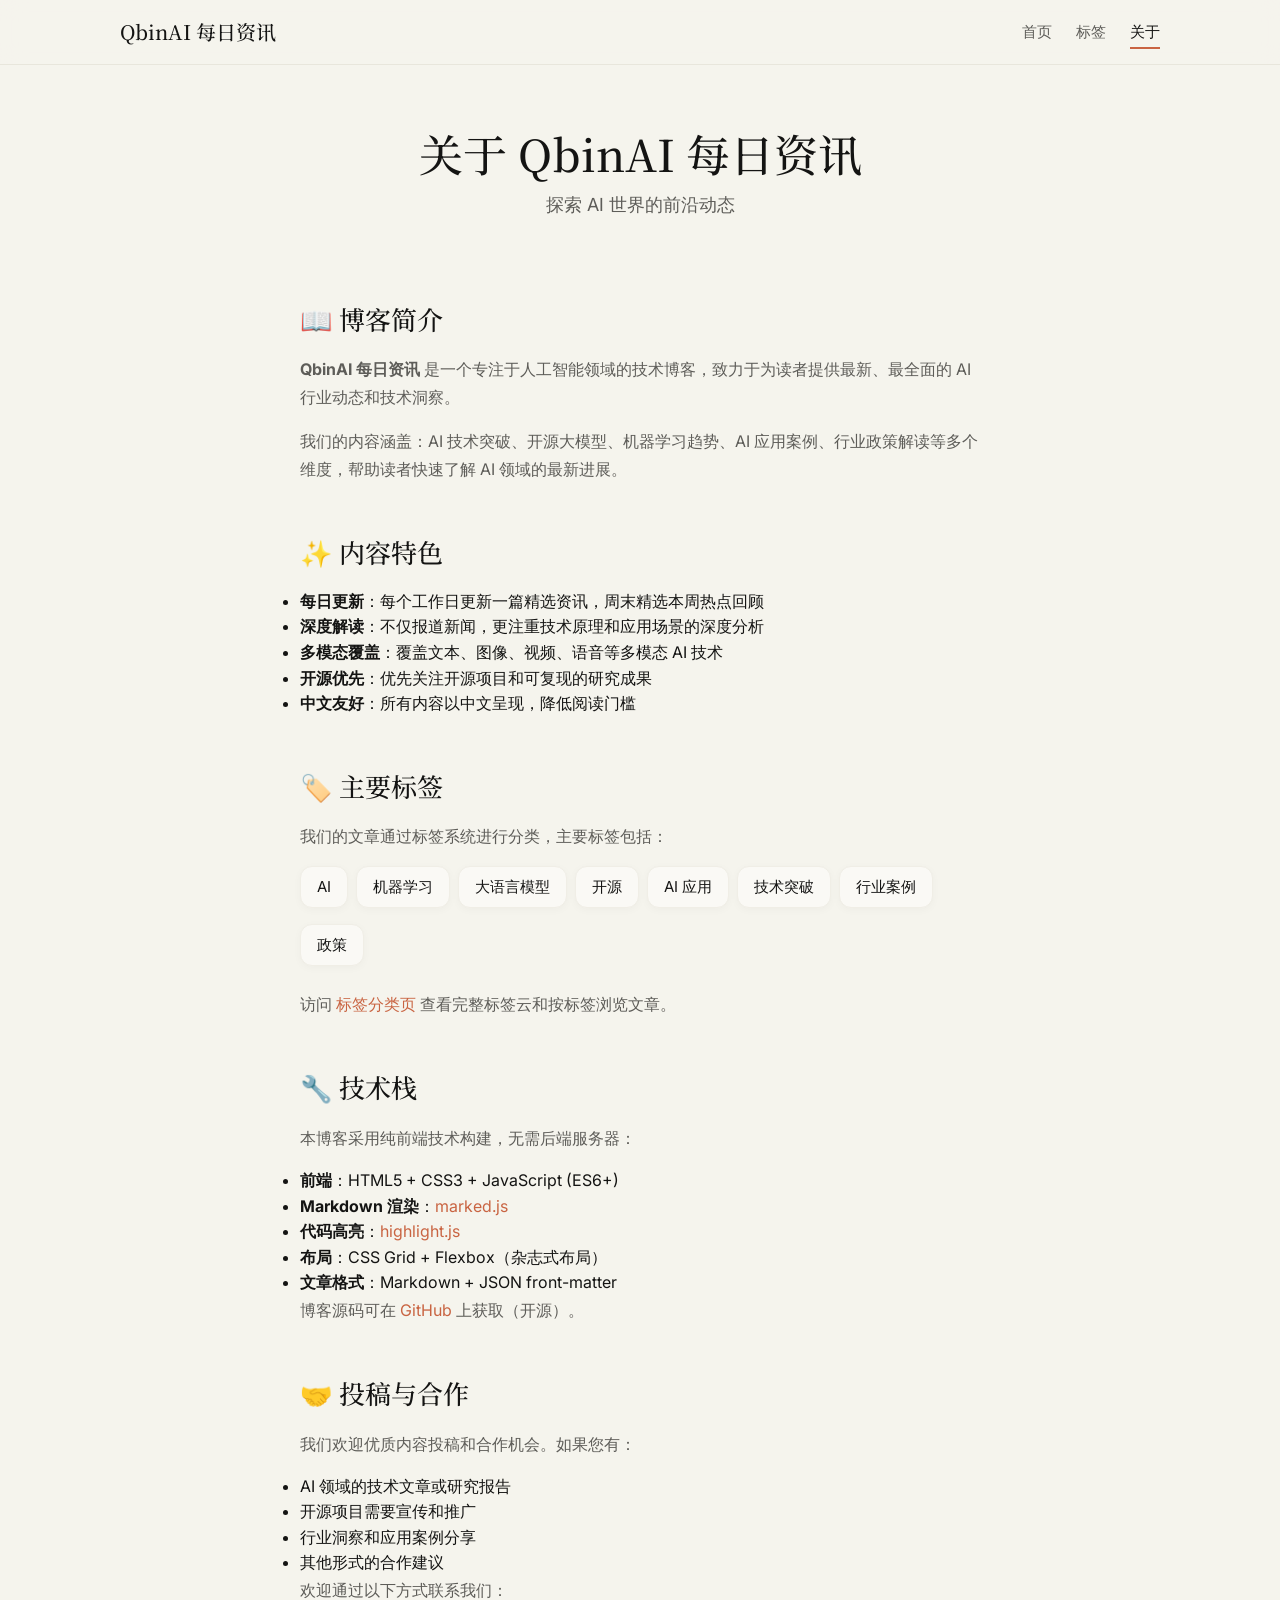
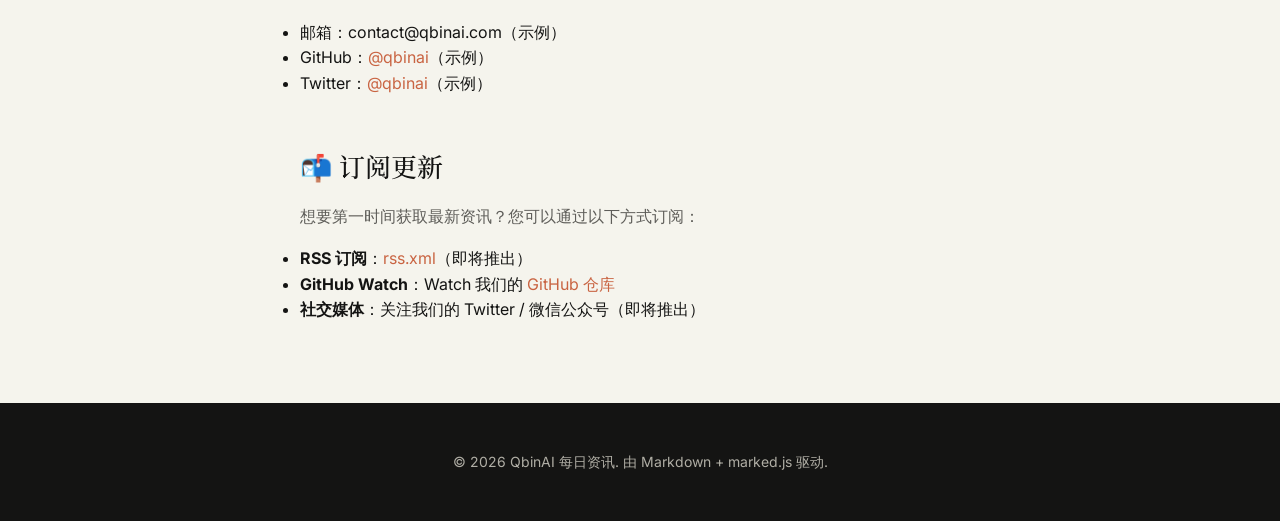
<file: about.html>
<!DOCTYPE html>
<html lang="zh-CN">
<head>
  <meta charset="UTF-8">
  <meta name="viewport" content="width=device-width, initial-scale=1.0">
  <title>关于 - QbinAI 每日资讯</title>
  <link rel="stylesheet" href="css/style.css">
  <link rel="preconnect" href="https://fonts.googleapis.com">
  <link rel="preconnect" href="https://fonts.gstatic.com" crossorigin>
  <link href="https://fonts.googleapis.com/css2?family=Inter:wght@400;500;600&family=Noto+Serif+SC:wght@400;500;600;700&family=Source+Code+Pro:wght@400;500;700&display=swap" rel="stylesheet">
</head>
<body>
  <!-- 导航栏 -->
  <nav class="navbar">
    <div class="container">
      <a href="index.html" class="logo">QbinAI 每日资讯</a>
      <ul class="nav-links">
        <li><a href="index.html">首页</a></li>
        <li><a href="tags.html">标签</a></li>
        <li><a href="about.html" class="active">关于</a></li>
      </ul>
    </div>
  </nav>

  <!-- 主内容区 -->
  <main class="container">
    <header class="page-header">
      <h1>关于 QbinAI 每日资讯</h1>
      <p class="subtitle">探索 AI 世界的前沿动态</p>
    </header>

    <div class="about-content">
      <!-- 博客介绍 -->
      <section class="about-section">
        <h2>📖 博客简介</h2>
        <p>
          <strong>QbinAI 每日资讯</strong> 是一个专注于人工智能领域的技术博客，致力于为读者提供最新、最全面的 AI 行业动态和技术洞察。
        </p>
        <p>
          我们的内容涵盖：AI 技术突破、开源大模型、机器学习趋势、AI 应用案例、行业政策解读等多个维度，帮助读者快速了解 AI 领域的最新进展。
        </p>
      </section>

      <!-- 内容特色 -->
      <section class="about-section">
        <h2>✨ 内容特色</h2>
        <ul>
          <li><strong>每日更新</strong>：每个工作日更新一篇精选资讯，周末精选本周热点回顾</li>
          <li><strong>深度解读</strong>：不仅报道新闻，更注重技术原理和应用场景的深度分析</li>
          <li><strong>多模态覆盖</strong>：覆盖文本、图像、视频、语音等多模态 AI 技术</li>
          <li><strong>开源优先</strong>：优先关注开源项目和可复现的研究成果</li>
          <li><strong>中文友好</strong>：所有内容以中文呈现，降低阅读门槛</li>
        </ul>
      </section>

      <!-- 标签分类 -->
      <section class="about-section">
        <h2>🏷️ 主要标签</h2>
        <p>我们的文章通过标签系统进行分类，主要标签包括：</p>
        <div class="article-tags" style="margin-top: 1rem; justify-content: flex-start;">
          <a href="tags.html?tag=AI" class="tag-item" style="margin-bottom: 0.5rem;">AI</a>
          <a href="tags.html?tag=机器学习" class="tag-item" style="margin-bottom: 0.5rem;">机器学习</a>
          <a href="tags.html?tag=大语言模型" class="tag-item" style="margin-bottom: 0.5rem;">大语言模型</a>
          <a href="tags.html?tag=开源" class="tag-item" style="margin-bottom: 0.5rem;">开源</a>
          <a href="tags.html?tag=AI应用" class="tag-item" style="margin-bottom: 0.5rem;">AI 应用</a>
          <a href="tags.html?tag=技术突破" class="tag-item" style="margin-bottom: 0.5rem;">技术突破</a>
          <a href="tags.html?tag=行业案例" class="tag-item" style="margin-bottom: 0.5rem;">行业案例</a>
          <a href="tags.html?tag=政策" class="tag-item" style="margin-bottom: 0.5rem;">政策</a>
        </div>
        <p style="margin-top: 1rem;">
          访问 <a href="tags.html">标签分类页</a> 查看完整标签云和按标签浏览文章。
        </p>
      </section>

      <!-- 技术栈 -->
      <section class="about-section">
        <h2>🔧 技术栈</h2>
        <p>本博客采用纯前端技术构建，无需后端服务器：</p>
        <ul>
          <li><strong>前端</strong>：HTML5 + CSS3 + JavaScript (ES6+)</li>
          <li><strong>Markdown 渲染</strong>：<a href="https://marked.js.org/" target="_blank">marked.js</a></li>
          <li><strong>代码高亮</strong>：<a href="https://highlightjs.org/" target="_blank">highlight.js</a></li>
          <li><strong>布局</strong>：CSS Grid + Flexbox（杂志式布局）</li>
          <li><strong>文章格式</strong>：Markdown + JSON front-matter</li>
        </ul>
        <p>
          博客源码可在 <a href="https://github.com/" target="_blank">GitHub</a> 上获取（开源）。
        </p>
      </section>

      <!-- 投稿与合作 -->
      <section class="about-section">
        <h2>🤝 投稿与合作</h2>
        <p>
          我们欢迎优质内容投稿和合作机会。如果您有：
        </p>
        <ul>
          <li>AI 领域的技术文章或研究报告</li>
          <li>开源项目需要宣传和推广</li>
          <li>行业洞察和应用案例分享</li>
          <li>其他形式的合作建议</li>
        </ul>
        <p>
          欢迎通过以下方式联系我们：
        </p>
        <ul>
          <li>邮箱：contact@qbinai.com（示例）</li>
          <li>GitHub：<a href="https://github.com/" target="_blank">@qbinai</a>（示例）</li>
          <li>Twitter：<a href="https://twitter.com/" target="_blank">@qbinai</a>（示例）</li>
        </ul>
      </section>

      <!-- 订阅 -->
      <section class="about-section">
        <h2>📬 订阅更新</h2>
        <p>
          想要第一时间获取最新资讯？您可以通过以下方式订阅：
        </p>
        <ul>
          <li><strong>RSS 订阅</strong>：<a href="rss.xml">rss.xml</a>（即将推出）</li>
          <li><strong>GitHub Watch</strong>：Watch 我们的 <a href="https://github.com/" target="_blank">GitHub 仓库</a></li>
          <li><strong>社交媒体</strong>：关注我们的 Twitter / 微信公众号（即将推出）</li>
        </ul>
      </section>
    </div>
  </main>

  <!-- 页脚 -->
  <footer class="footer">
    <div class="container">
      <p>&copy; 2026 QbinAI 每日资讯. 由 <a href="https://github.com/" target="_blank">Markdown</a> + <a href="https://marked.js.org/" target="_blank">marked.js</a> 驱动.</p>
    </div>
  </footer>
</body>
</html>
</file>
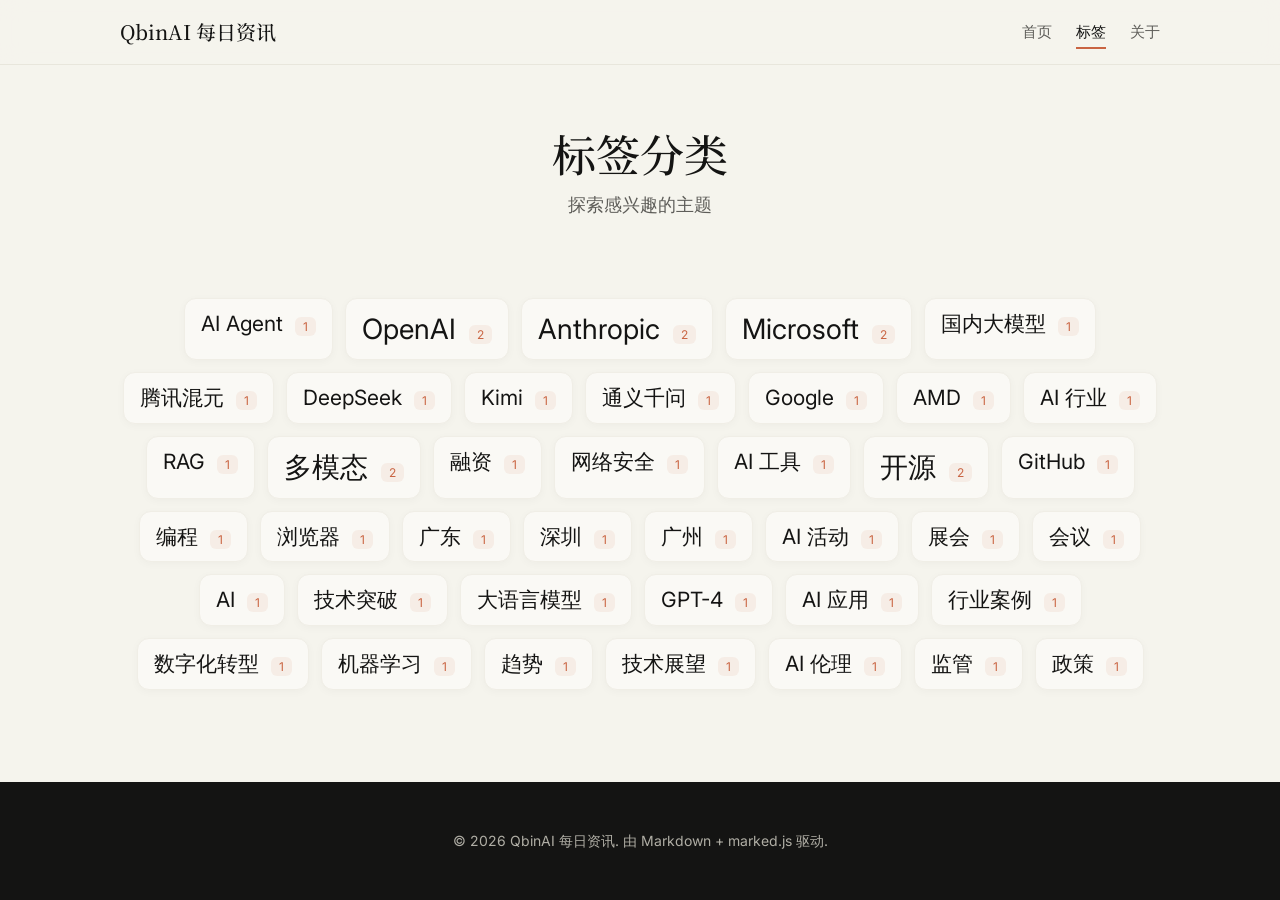
<file: tags.html>
<!DOCTYPE html>
<html lang="zh-CN">
<head>
  <meta charset="UTF-8">
  <meta name="viewport" content="width=device-width, initial-scale=1.0">
  <title>标签分类 - QbinAI 每日资讯</title>
  <link rel="stylesheet" href="css/style.css">
  <link rel="preconnect" href="https://fonts.googleapis.com">
  <link rel="preconnect" href="https://fonts.gstatic.com" crossorigin>
  <link href="https://fonts.googleapis.com/css2?family=Inter:wght@400;500;600&family=Noto+Serif+SC:wght@400;500;600;700&family=Source+Code+Pro:wght@400;500;700&display=swap" rel="stylesheet">
</head>
<body>
  <!-- 导航栏 -->
  <nav class="navbar">
    <div class="container">
      <a href="index.html" class="logo">QbinAI 每日资讯</a>
      <ul class="nav-links">
        <li><a href="index.html">首页</a></li>
        <li><a href="tags.html" class="active">标签</a></li>
        <li><a href="about.html">关于</a></li>
      </ul>
    </div>
  </nav>

  <!-- 主内容区 -->
  <main class="container">
    <header class="page-header">
      <h1 id="pageTitle">标签分类</h1>
      <p class="subtitle" id="pageSubtitle">探索感兴趣的主题</p>
    </header>

    <!-- 标签云视图 -->
    <div id="tagsCloudView">
      <div class="tags-cloud" id="tagsCloud">
        <!-- 标签将由 JavaScript 动态生成 -->
        <div class="loading">正在加载标签...</div>
      </div>
    </div>

    <!-- 文章列表视图（按标签筛选） -->
    <div id="articlesView" style="display: none;">
      <button class="back-btn" id="backBtn">← 返回标签云</button>
      <div class="articles-grid" id="filteredArticles">
        <!-- 筛选后的文章列表 -->
      </div>
    </div>
  </main>

  <!-- 页脚 -->
  <footer class="footer">
    <div class="container">
      <p>&copy; 2026 QbinAI 每日资讯. 由 <a href="https://github.com/" target="_blank">Markdown</a> + <a href="https://marked.js.org/" target="_blank">marked.js</a> 驱动.</p>
    </div>
  </footer>

  <!-- JavaScript -->
  <script src="js/utils.js"></script>
  <script src="js/tags.js"></script>
</body>
</html>
</file>
<file: css/style.css>
/*
 * QbinAI 每日资讯 - Claude 温暖编辑风主题
 * 基于 Anthropic Claude Design System 改造
 * 羊皮纸底色、Serif 标题、芥橙色强调、温暖中性色
 */

/* ===== CSS 变量 ===== */
:root {
  /* Brand */
  --primary-color: #c96442;
  --primary-hover: #b05536;
  --primary-light: #d97757;
  --primary-bg: rgba(201, 100, 66, 0.08);
  --primary-bg-hover: rgba(201, 100, 66, 0.15);

  /* Heading & Text */
  --heading-color: #141413;
  --label-color: #3d3d3a;
  --text-primary: #141413;
  --text-secondary: #5e5d59;
  --text-muted: #87867f;

  /* Background & Surface */
  --bg-color: #f5f4ed;
  --bg-secondary: #faf9f5;
  --bg-card: #faf9f5;
  --bg-card-hover: #ffffff;
  --bg-nav: rgba(245, 244, 237, 0.92);

  /* Border */
  --border-color: #f0eee6;
  --border-hover: #e8e6dc;

  /* Shadow (Claude ring shadow + whisper) */
  --shadow: rgba(0, 0, 0, 0.05) 0px 4px 24px;
  --shadow-hover: rgba(0, 0, 0, 0.08) 0px 8px 32px;
  --shadow-ambient: rgba(0, 0, 0, 0.03) 0px 2px 8px;
  --shadow-nav: 0px 0px 0px 1px #e8e6dc;
  --ring: 0px 0px 0px 1px #d1cfc5;
  --ring-subtle: 0px 0px 0px 1px #e8e6dc;

  /* Accent (decorative) */
  --accent-coral: #d97757;
  --accent-warm-sand: #e8e6dc;

  /* Dark section */
  --bg-dark: #141413;
  --text-on-dark: #faf9f5;
  --text-on-dark-muted: #b0aea5;
  --border-on-dark: #30302e;

  /* Status */
  --success: #5a8f5a;
  --success-bg: rgba(90, 143, 90, 0.15);
  --success-text: #4a7a4a;
  --success-border: rgba(90, 143, 90, 0.3);

  /* Radius (Claude soft rounded) */
  --radius-sm: 6px;
  --radius: 8px;
  --radius-lg: 12px;
  --radius-xl: 16px;
  --transition: all 0.25s ease;
}

/* ===== 全局样式 ===== */
* {
  margin: 0;
  padding: 0;
  box-sizing: border-box;
}

body {
  font-family: 'Inter', -apple-system, BlinkMacSystemFont, 'Segoe UI', Roboto, sans-serif;
  background-color: var(--bg-color);
  color: var(--text-primary);
  line-height: 1.6;
  min-height: 100vh;
  display: flex;
  flex-direction: column;
  -webkit-font-smoothing: antialiased;
  -moz-osx-font-smoothing: grayscale;
}

a {
  color: var(--primary-color);
  text-decoration: none;
  transition: var(--transition);
}

a:hover {
  color: var(--primary-hover);
}

.container {
  max-width: 1080px;
  margin: 0 auto;
  padding: 0 20px;
  width: 100%;
}

/* ===== 导航栏 ===== */
.navbar {
  background-color: var(--bg-nav);
  backdrop-filter: blur(12px);
  -webkit-backdrop-filter: blur(12px);
  padding: 1rem 0;
  position: sticky;
  top: 0;
  z-index: 100;
  box-shadow: var(--shadow-nav);
}

.navbar .container {
  display: flex;
  justify-content: space-between;
  align-items: center;
}

.logo {
  font-family: 'Noto Serif SC', Georgia, 'Times New Roman', serif;
  font-size: 1.25rem;
  font-weight: 500;
  color: var(--heading-color);
  letter-spacing: normal;
}

.logo:hover {
  color: var(--primary-color);
}

.nav-links {
  display: flex;
  list-style: none;
  gap: 1.5rem;
}

.nav-links a {
  color: var(--text-secondary);
  font-weight: 400;
  font-size: 0.9375rem;
  padding: 0.5rem 0;
  position: relative;
  transition: var(--transition);
}

.nav-links a.active,
.nav-links a:hover {
  color: var(--heading-color);
}

.nav-links a.active::after,
.nav-links a:hover::after {
  content: '';
  position: absolute;
  bottom: 0;
  left: 0;
  right: 0;
  height: 2px;
  background-color: var(--primary-color);
}

/* ===== 页面头部 ===== */
.page-header {
  text-align: center;
  padding: 4rem 0 3rem;
}

.page-header h1 {
  font-family: 'Noto Serif SC', Georgia, 'Times New Roman', serif;
  font-size: 2.75rem;
  font-weight: 500;
  margin-bottom: 0.75rem;
  color: var(--heading-color);
  letter-spacing: normal;
  line-height: 1.15;
}

.subtitle {
  color: var(--text-secondary);
  font-size: 1.125rem;
  font-weight: 400;
  line-height: 1.5;
}

/* ===== 文章网格（杂志式布局） ===== */
.articles-grid {
  display: grid;
  grid-template-columns: repeat(auto-fill, minmax(300px, 1fr));
  gap: 1.5rem;
  padding: 1.5rem 0;
  flex: 1;
}

/* ===== 文章卡片 ===== */
.article-card {
  background-color: var(--bg-card);
  border: 1px solid var(--border-color);
  border-radius: var(--radius-lg);
  overflow: hidden;
  transition: var(--transition);
  box-shadow: var(--shadow-ambient);
  display: flex;
  flex-direction: column;
  position: relative;
}

.article-card:hover {
  transform: translateY(-3px);
  box-shadow: var(--shadow-hover);
  border-color: var(--border-hover);
  background-color: var(--bg-card-hover);
}

.article-card.has-cover {
  background-size: cover;
  background-position: center;
  color: white;
}

.article-card.has-cover::before {
  content: '';
  position: absolute;
  top: 0;
  left: 0;
  right: 0;
  bottom: 0;
  background: linear-gradient(to bottom, rgba(20, 20, 19, 0.3), rgba(20, 20, 19, 0.88));
  z-index: 0;
}

.article-card.has-cover .card-content {
  position: relative;
  z-index: 1;
}

.card-content {
  padding: 1.75rem;
  flex: 1;
  display: flex;
  flex-direction: column;
}

.card-meta {
  display: flex;
  justify-content: space-between;
  align-items: center;
  margin-bottom: 1rem;
  font-size: 0.8125rem;
  color: var(--text-muted);
}

.card-tags {
  display: flex;
  gap: 0.375rem;
  flex-wrap: wrap;
}

.tag {
  background-color: var(--primary-bg);
  color: var(--primary-color);
  padding: 0.125rem 0.5rem;
  border-radius: var(--radius-sm);
  font-size: 0.75rem;
  font-weight: 400;
  border: 1px solid transparent;
  transition: var(--transition);
}

.tag:hover {
  background-color: var(--primary-bg-hover);
  border-color: var(--primary-light);
}

.article-card.has-cover .tag {
  background-color: rgba(255, 255, 255, 0.15);
  color: white;
  border-color: rgba(255, 255, 255, 0.2);
}

.card-title {
  font-family: 'Noto Serif SC', Georgia, 'Times New Roman', serif;
  font-size: 1.25rem;
  font-weight: 500;
  margin-bottom: 0.75rem;
  line-height: 1.3;
  letter-spacing: normal;
  color: var(--heading-color);
}

.card-title a {
  color: var(--heading-color);
}

.article-card.has-cover .card-title a {
  color: white;
}

.card-title a:hover {
  color: var(--primary-color);
}

.article-card.has-cover .card-title a:hover {
  color: #e8e6dc;
}

.card-excerpt {
  color: var(--text-secondary);
  font-size: 0.9375rem;
  font-weight: 400;
  line-height: 1.6;
  flex: 1;
}

.article-card.has-cover .card-excerpt {
  color: rgba(255, 255, 255, 0.85);
}

/* ===== 特色文章（大卡片） ===== */
.article-card.featured {
  grid-column: span 2;
  grid-row: span 2;
}

.article-card.featured .card-title {
  font-size: 1.625rem;
}

.article-card.featured .card-excerpt {
  font-size: 1rem;
}

/* ===== 加载状态 ===== */
.loading {
  text-align: center;
  padding: 3rem;
  color: var(--text-secondary);
  font-size: 1rem;
  font-weight: 400;
  grid-column: 1 / -1;
}

/* ===== 页脚 ===== */
.footer {
  background-color: var(--bg-dark);
  padding: 3rem 0;
  margin-top: auto;
  text-align: center;
  color: var(--text-on-dark-muted);
  font-size: 0.875rem;
  font-weight: 400;
}

.footer a {
  color: var(--text-on-dark-muted);
  transition: var(--transition);
}

.footer a:hover {
  color: var(--text-on-dark);
}

/* ===== 文章详情页样式 ===== */
.article-header {
  padding: 4rem 0 2.5rem;
  text-align: center;
  max-width: 720px;
  margin: 0 auto;
}

.article-header h1 {
  font-family: 'Noto Serif SC', Georgia, 'Times New Roman', serif;
  font-size: 2.5rem;
  font-weight: 500;
  margin-bottom: 1rem;
  line-height: 1.15;
  letter-spacing: normal;
  color: var(--heading-color);
}

.article-meta {
  display: flex;
  justify-content: center;
  gap: 1.5rem;
  color: var(--text-secondary);
  font-size: 0.875rem;
  margin-bottom: 1.5rem;
  flex-wrap: wrap;
  font-weight: 400;
}

.article-tags {
  display: flex;
  justify-content: center;
  gap: 0.5rem;
  flex-wrap: wrap;
}

.article-content {
  max-width: 720px;
  margin: 0 auto;
  padding: 2.5rem 20px;
  line-height: 1.75;
  font-size: 1.0625rem;
  font-weight: 400;
  color: var(--text-primary);
}

.article-content h2 {
  font-family: 'Noto Serif SC', Georgia, 'Times New Roman', serif;
  font-size: 1.625rem;
  font-weight: 500;
  margin-top: 2.5rem;
  margin-bottom: 1rem;
  letter-spacing: normal;
  color: var(--heading-color);
  padding-bottom: 0.5rem;
  border-bottom: 1px solid var(--border-color);
}

.article-content h3 {
  font-family: 'Noto Serif SC', Georgia, 'Times New Roman', serif;
  font-size: 1.375rem;
  font-weight: 500;
  margin-top: 2rem;
  margin-bottom: 0.75rem;
  letter-spacing: normal;
  color: var(--heading-color);
}

.article-content p {
  margin-bottom: 1.25rem;
  color: var(--text-primary);
}

.article-content code {
  background-color: var(--bg-secondary);
  padding: 0.15rem 0.4rem;
  border-radius: var(--radius-sm);
  font-family: 'Source Code Pro', ui-monospace, SFMono-Regular, Menlo, monospace;
  font-size: 0.875rem;
  font-weight: 500;
  color: var(--heading-color);
}

.article-content pre {
  background-color: var(--heading-color);
  padding: 1.5rem;
  border-radius: var(--radius-lg);
  overflow-x: auto;
  margin-bottom: 1.5rem;
}

.article-content pre code {
  background: none;
  padding: 0;
  color: rgba(250, 249, 245, 0.9);
  font-size: 0.8125rem;
  line-height: 1.8;
}

.article-content ul,
.article-content ol {
  margin-bottom: 1.25rem;
  padding-left: 1.75rem;
}

.article-content li {
  margin-bottom: 0.5rem;
}

.article-content blockquote {
  border-left: 3px solid var(--primary-color);
  padding-left: 1.25rem;
  margin: 1.5rem 0;
  color: var(--text-secondary);
  font-style: normal;
}

.article-content a {
  color: var(--primary-color);
  border-bottom: 1px solid rgba(201, 100, 66, 0.3);
}

.article-content a:hover {
  border-bottom-width: 2px;
  border-bottom-color: var(--primary-color);
}

.article-content strong {
  font-weight: 600;
  color: var(--heading-color);
}

/* ===== 标签页面样式 ===== */
.tags-cloud {
  display: flex;
  flex-wrap: wrap;
  justify-content: center;
  gap: 0.75rem;
  padding: 2rem 0;
}

.tag-item {
  background-color: var(--bg-card);
  padding: 0.5rem 1rem;
  border-radius: var(--radius-lg);
  cursor: pointer;
  transition: var(--transition);
  border: 1px solid var(--border-color);
  font-size: 0.9375rem;
  font-weight: 400;
  color: var(--text-primary);
  box-shadow: var(--shadow-ambient);
}

.tag-item:hover {
  background-color: var(--primary-color);
  color: white;
  border-color: var(--primary-color);
  transform: translateY(-2px);
  box-shadow: var(--shadow-hover);
}

.tag-item .count {
  background-color: var(--primary-bg);
  color: var(--primary-color);
  padding: 0.125rem 0.5rem;
  border-radius: var(--radius-sm);
  font-size: 0.75rem;
  margin-left: 0.375rem;
  font-weight: 400;
}

.tag-item:hover .count {
  background-color: rgba(255, 255, 255, 0.2);
  color: white;
}

/* ===== 关于页面样式 ===== */
.about-content {
  max-width: 720px;
  margin: 0 auto;
  padding: 2rem 20px;
}

.about-section {
  margin-bottom: 3rem;
}

.about-section h2 {
  font-family: 'Noto Serif SC', Georgia, 'Times New Roman', serif;
  font-size: 1.625rem;
  font-weight: 500;
  margin-bottom: 1rem;
  color: var(--heading-color);
  letter-spacing: normal;
}

.about-section p {
  margin-bottom: 1rem;
  line-height: 1.75;
  color: var(--text-secondary);
  font-weight: 400;
}

/* ===== 搜索框样式 ===== */
.search-container {
  max-width: 480px;
  margin: 0 auto 2rem;
  position: relative;
}

.search-box {
  width: 100%;
  padding: 0.75rem 2.5rem 0.75rem 1rem;
  border: 1px solid var(--border-color);
  border-radius: var(--radius-lg);
  background-color: var(--bg-card);
  color: var(--heading-color);
  font-size: 0.9375rem;
  font-weight: 400;
  transition: var(--transition);
}

.search-box:focus {
  outline: none;
  border-color: var(--primary-color);
  box-shadow: 0 0 0 3px rgba(201, 100, 66, 0.15);
}

.search-box::placeholder {
  color: var(--text-muted);
}

.search-clear {
  position: absolute;
  right: 10px;
  top: 50%;
  transform: translateY(-50%);
  background: none;
  border: none;
  color: var(--text-muted);
  font-size: 1rem;
  cursor: pointer;
  padding: 0.25rem 0.375rem;
  border-radius: var(--radius-sm);
  transition: var(--transition);
}

.search-clear:hover {
  background-color: var(--primary-bg);
  color: var(--primary-color);
}

.search-results-count {
  text-align: center;
  color: var(--text-secondary);
  margin-bottom: 1rem;
  font-size: 0.875rem;
  font-weight: 400;
}

/* ===== 分页控件样式 ===== */
.pagination {
  display: flex;
  justify-content: center;
  align-items: center;
  gap: 0.5rem;
  padding: 2rem 0;
  flex-wrap: wrap;
}

.page-btn {
  padding: 0.5rem 0.875rem;
  border: 1px solid var(--border-color);
  background-color: var(--bg-card);
  color: var(--text-primary);
  border-radius: var(--radius);
  cursor: pointer;
  transition: var(--transition);
  font-size: 0.875rem;
  font-weight: 400;
}

.page-btn:hover {
  background-color: var(--primary-bg);
  border-color: var(--primary-light);
  color: var(--primary-color);
}

.page-btn.active {
  background-color: var(--primary-color);
  color: white;
  border-color: var(--primary-color);
}

.page-btn:disabled {
  opacity: 0.4;
  cursor: not-allowed;
}

.page-btn:disabled:hover {
  background-color: var(--bg-card);
  border-color: var(--border-color);
  color: var(--text-primary);
}

/* ===== Giscus 评论区样式 ===== */
.giscus-container {
  max-width: 720px;
  margin: 3rem auto;
  padding: 0 20px;
}

.giscus-container h2 {
  font-family: 'Noto Serif SC', Georgia, 'Times New Roman', serif;
  font-size: 1.5rem;
  font-weight: 500;
  margin-bottom: 1.5rem;
  color: var(--heading-color);
  letter-spacing: normal;
}

/* ===== 响应式设计 ===== */

@media (max-width: 768px) {
  .search-box {
    font-size: 0.875rem;
    padding: 0.625rem 2rem 0.625rem 0.875rem;
  }

  .pagination {
    gap: 0.25rem;
  }

  .page-btn {
    padding: 0.375rem 0.75rem;
    font-size: 0.8125rem;
  }
}

@media (max-width: 1024px) {
  .article-card.featured {
    grid-column: span 2;
    grid-row: span 1;
  }
}

@media (max-width: 768px) {
  .navbar .container {
    flex-direction: column;
    gap: 0.75rem;
  }

  .nav-links {
    gap: 1rem;
  }

  .page-header {
    padding: 2.5rem 0 2rem;
  }

  .page-header h1 {
    font-size: 2rem;
  }

  .articles-grid {
    grid-template-columns: 1fr;
    gap: 1rem;
  }

  .article-card.featured {
    grid-column: span 1;
    grid-row: span 1;
  }

  .article-card.featured .card-title {
    font-size: 1.25rem;
  }

  .article-header h1 {
    font-size: 1.75rem;
  }

  .article-meta {
    flex-direction: column;
    gap: 0.5rem;
  }
}

@media (max-width: 480px) {
  .container {
    padding: 0 16px;
  }

  .page-header {
    padding: 2rem 0 1.5rem;
  }

  .page-header h1 {
    font-size: 1.625rem;
  }

  .card-content {
    padding: 1.25rem;
  }
}
</file>
